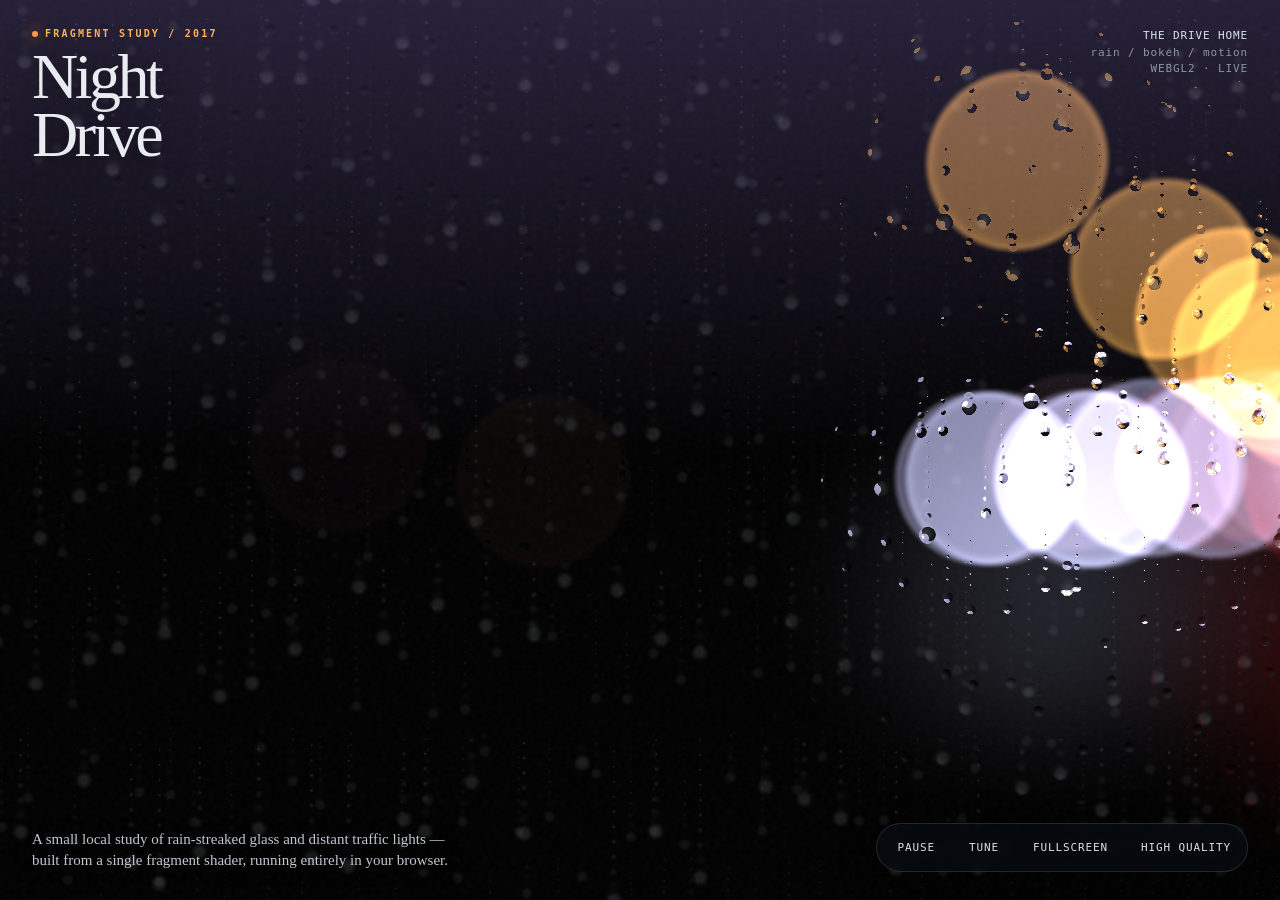
<file: night-drive/index.html>
﻿<!doctype html>
<html lang="zh-CN">
<head>
  <meta charset="UTF-8" />
  <meta name="viewport" content="width=device-width, initial-scale=1.0" />
  <title>Night Drive — Shader Study</title>
  <style>
    :root { color-scheme: dark; --ink:#e9edf2; --muted:#8b96a5; --line:rgba(255,255,255,.12); --panel:rgba(8,12,18,.74); }
    * { box-sizing:border-box; }
    html,body { margin:0; width:100%; height:100%; overflow:hidden; background:#030507; font-family: Georgia, 'Times New Roman', serif; }
    body { color:var(--ink); }
    #glcanvas { position:fixed; inset:0; width:100%; height:100%; display:block; }
    .grain { pointer-events:none; position:fixed; inset:0; opacity:.055; mix-blend-mode:screen; background-image:url("data:image/svg+xml,%3Csvg viewBox='0 0 180 180' xmlns='http://www.w3.org/2000/svg'%3E%3Cfilter id='n'%3E%3CfeTurbulence type='fractalNoise' baseFrequency='.9' numOctaves='4' stitchTiles='stitch'/%3E%3C/filter%3E%3Crect width='100%25' height='100%25' filter='url(%23n)' opacity='.6'/%3E%3C/svg%3E"); }
    .hud { position:fixed; inset:0; pointer-events:none; padding:28px 32px; display:flex; flex-direction:column; justify-content:space-between; }
    .top { display:flex; justify-content:space-between; align-items:flex-start; }
    .eyebrow { font: 600 10px/1.2 ui-monospace, SFMono-Regular, Menlo, Consolas, monospace; letter-spacing:.22em; text-transform:uppercase; color:#ffb35e; }
    h1 { margin:8px 0 0; font-size:clamp(34px, 5vw, 76px); font-weight:400; letter-spacing:-.055em; line-height:.9; text-shadow:0 2px 30px rgba(0,0,0,.5); }
    .meta { text-align:right; font: 11px/1.5 ui-monospace, SFMono-Regular, Menlo, Consolas, monospace; color:var(--muted); letter-spacing:.08em; }
    .meta strong { color:#dbe2ea; font-weight:500; }
    .bottom { display:flex; justify-content:space-between; align-items:flex-end; gap:24px; }
    .caption { max-width:440px; color:#c0c8d2; font-size:15px; line-height:1.45; text-shadow:0 2px 20px #000; }
    .caption em { color:#ffbf79; font-style:normal; }
    .controls { pointer-events:auto; display:flex; gap:8px; align-items:center; padding:7px; border:1px solid var(--line); border-radius:999px; background:var(--panel); backdrop-filter:blur(14px); box-shadow:0 10px 40px rgba(0,0,0,.25); }
    .panel { pointer-events:auto; position:fixed; z-index:5; top:28px; right:32px; width:min(320px, calc(100vw - 40px)); max-height:calc(100vh - 56px); overflow:auto; padding:18px; border:1px solid var(--line); border-radius:18px; background:rgba(8,12,18,.88); backdrop-filter:blur(18px); box-shadow:0 18px 60px rgba(0,0,0,.45); transform:translateX(calc(100% + 42px)); opacity:0; transition:.28s ease; }
    .panel.open { transform:translateX(0); opacity:1; }
    .panel-head { display:flex; justify-content:space-between; align-items:center; margin-bottom:10px; }
    .panel-title { font:600 10px ui-monospace, SFMono-Regular, Menlo, Consolas, monospace; letter-spacing:.18em; text-transform:uppercase; color:#ffb35e; }
    .panel-close { padding:2px 6px; font-size:18px; line-height:1; color:var(--muted); }
    .section { border-top:1px solid var(--line); }
    .section summary { cursor:pointer; list-style:none; padding:14px 0 10px; font:600 10px ui-monospace, SFMono-Regular, Menlo, Consolas, monospace; letter-spacing:.16em; text-transform:uppercase; color:#dce3ec; }
    .section summary::-webkit-details-marker { display:none; }
    .section summary::after { content:'+'; float:right; color:#ffb35e; font-size:14px; line-height:10px; }
    .section[open] summary::after { content:'−'; }
    .param { margin:7px 0 15px; }
    .param-row { display:flex; justify-content:space-between; align-items:baseline; gap:12px; margin-bottom:8px; font:11px ui-monospace, SFMono-Regular, Menlo, Consolas, monospace; color:#cfd7e2; }
    .param-row output { color:#ffbf79; }
    input[type=range] { width:100%; accent-color:#ff9c45; cursor:pointer; }
    .reset { width:100%; margin-top:12px; border:1px solid var(--line); }
    button, select { appearance:none; border:0; color:#dce3ec; background:transparent; font:11px ui-monospace, SFMono-Regular, Menlo, Consolas, monospace; letter-spacing:.08em; text-transform:uppercase; }
    button { cursor:pointer; padding:10px 13px; border-radius:999px; transition:.2s ease; }
    button:hover { color:#fff; background:rgba(255,255,255,.1); }
    select { cursor:pointer; padding:10px 8px 10px 12px; outline:0; }
    .dot { width:6px; height:6px; border-radius:50%; background:#ff9c45; box-shadow:0 0 14px #ff7f1f; display:inline-block; margin-right:7px; }
    @media (max-width:680px) { .hud { padding:20px; } .meta { display:none; } .bottom { align-items:flex-start; flex-direction:column; } .caption { font-size:13px; max-width:300px; } .controls { align-self:stretch; justify-content:space-between; } button { padding:9px 10px; } .panel { top:20px; right:20px; max-height:calc(100vh - 40px); } }
  </style>
</head>
<body>
  <canvas id="glcanvas"></canvas>
  <div class="grain"></div>
  <main class="hud">
    <div class="top">
      <div><div class="eyebrow"><span class="dot"></span>fragment study / 2017</div><h1>Night<br>Drive</h1></div>
      <div class="meta"><strong>THE DRIVE HOME</strong><br>rain / bokeh / motion<br><span id="fps">WEBGL2 · LIVE</span></div>
    </div>
    <div class="bottom">
      <div class="caption">A small local study of rain-streaked glass and distant traffic lights — built from a single fragment shader, running entirely in your browser.</div>
      <div class="controls"><button id="pause">Pause</button><button id="tune">Tune</button><button id="fullscreen">Fullscreen</button><select id="quality" aria-label="Quality"><option value="1">High quality</option><option value="0">Performance</option></select></div>
    </div>
  </main>
  <aside class="panel" id="panel" aria-label="Shader parameters">
    <div class="panel-head"><div class="panel-title">Live parameters</div><button class="panel-close" id="close-panel" aria-label="Close parameters">×</button></div>
    <details class="section" open><summary>Motion</summary>
      <div class="param"><div class="param-row"><span>Animation speed</span><output id="speed-value">1.00×</output></div><input id="speed" type="range" min="0" max="2" step="0.01" value="1" /></div>
      <div class="param"><div class="param-row"><span>Camera shake</span><output id="shake-value">1.00×</output></div><input id="shake" type="range" min="0" max="2" step="0.01" value="1" /></div>
    </details>
    <details class="section" open><summary>Atmosphere</summary>
      <div class="param"><div class="param-row"><span>Rain density</span><output id="rain-value">1.00×</output></div><input id="rain" type="range" min="0.45" max="1.8" step="0.01" value="1" /></div>
      <div class="param"><div class="param-row"><span>Light intensity</span><output id="light-value">1.00×</output></div><input id="light" type="range" min="0.3" max="2.2" step="0.01" value="1" /></div>
      <div class="param"><div class="param-row"><span>Milky ↔ transparent</span><output id="milk-value">50%</output></div><input id="milk" type="range" min="0" max="1" step="0.01" value="0.5" /></div>
    </details>
    <details class="section"><summary>Rendering</summary>
      <div class="param"><div class="param-row"><span>Exposure</span><output id="exposure-value">1.00×</output></div><input id="exposure" type="range" min="0.4" max="1.8" step="0.01" value="1" /></div>
    </details>
    <button class="reset" id="reset">Reset defaults</button>
  </aside>
  <script>
    const canvas = document.getElementById('glcanvas');
    const gl = canvas.getContext('webgl2', { antialias:false, alpha:false });
    if (!gl) { document.body.innerHTML = '<p style="padding:2rem;color:white;font-family:monospace">WebGL2 is required for this study.</p>'; throw new Error('WebGL2 unavailable'); }
    const vertexSource = `#version 300 es\nprecision highp float;\nin vec2 aPosition;\nvoid main(){ gl_Position=vec4(aPosition,0.,1.); }`;
    const fragmentSource = `#version 300 es
precision highp float;
out vec4 outColor;
uniform vec2 iResolution;
uniform float iTime;
uniform float uQuality;
uniform float uRain;
uniform float uLight;
uniform float uShake;
uniform float uExposure;
uniform float uMilkiness;
#define S(x,y,z) smoothstep(x,y,z)
#define sat(x) clamp(x,0.,1.)
#define streetLightCol vec3(1.,.7,.3)
#define headLightCol vec3(.8,.8,1.)
#define tailLightCol vec3(1.,.1,.1)
vec3 ro,rd;
float N(float t){return fract(sin(t*10234.324)*123423.23512);}
vec3 N31(float p){vec3 p3=fract(vec3(p)*vec3(.1031,.11369,.13787));p3+=dot(p3,p3.yzx+19.19);return fract(vec3((p3.x+p3.y)*p3.z,(p3.x+p3.z)*p3.y,(p3.y+p3.z)*p3.x));}
float DistLine(vec3 a,vec3 b,vec3 p){return length(cross(p-a,b));}
float BokehMask(vec3 a,vec3 b,vec3 p,float size,float blur){float d=DistLine(a,b,p);float m=S(size,size*(1.-blur),d);return m*mix(.7,1.,S(.8*size,size,d));}
float SawTooth(float t){return cos(t+cos(t))+sin(2.*t)*.2+sin(4.*t)*.02;}
float DeltaSawTooth(float t){return .4*cos(2.*t)+.08*cos(4.*t)-(1.-sin(t))*sin(t+cos(t));}
vec2 GetDrops(vec2 uv,float seed){float t=iTime;uv.y+=t*.05;uv*=vec2(20.,5.)*uRain;vec2 id=floor(uv);vec3 n=N31(id.x+(id.y+seed)*546.3524);vec2 bd=fract(uv)-.5;bd.y*=4.;bd.x+=(n.x-.5)*.6;t+=n.z*6.28;float slide=SawTooth(t);bd.y+=slide*2.;if(uQuality>.5){bd.y+=bd.x*bd.x*DeltaSawTooth(t);}float d=length(bd);float trailMask=S(-.2,.2,bd.y)*bd.y;vec2 trailPos=vec2(bd.x*1.5,(fract((bd.y*1.5)*2.-t*2.)-.5)*.5);float td=length(trailPos*max(.5,trailMask));float mainDrop=S(.2,.1,d);float dropTrail=S(.1,.02,td)*trailMask;return mix(bd*mainDrop,trailPos,dropTrail);}
float MilkDrops(vec2 uv){float t=iTime;uv.y+=t*.05;uv*=vec2(20.,5.)*uRain;vec2 id=floor(uv);vec3 n=N31(id.x+(id.y+1.)*546.3524);vec2 bd=fract(uv)-.5;bd.y*=4.;bd.x+=(n.x-.5)*.6;t+=n.z*6.28;bd.y+=SawTooth(t)*2.;if(uQuality>.5){bd.y+=bd.x*bd.x*DeltaSawTooth(t);}float d=length(bd);float main=S(.22,.06,d);float trailMask=S(-.2,.2,bd.y)*bd.y;vec2 trail=vec2(bd.x*1.5,(fract(bd.y*3.-t*2.)-.5)*.5);float trailDrop=S(.12,.015,length(trail*max(.5,trailMask)))*trailMask;return sat(main+trailDrop*.65);}
void CameraSetup(vec2 uv,vec3 pos,vec3 lookat){ro=pos;vec3 f=normalize(lookat-ro);vec3 r=cross(vec3(0,1,0),f);vec3 u=cross(f,r);vec2 offs=GetDrops(uv,1.)+GetDrops(uv*1.4,10.);vec3 center=ro+f*2.;vec3 i=center+(uv.x-offs.x)*r+(uv.y-offs.y)*u;rd=normalize(i-ro);}
vec3 HeadLights(float i,float t){float z=fract(-t*2.+i);vec3 p=vec3(-.3,.1,z*40.);float d=length(p-ro),size=mix(.03,.05,S(.02,.07,z))*d,m=0.;m+=BokehMask(ro,rd,p-vec3(.08,0,0),size,.1);m+=BokehMask(ro,rd,p+vec3(.08,0,0),size,.1);if(uQuality>.5){m+=BokehMask(ro,rd,p+vec3(.1,0,0),size,.1);m+=BokehMask(ro,rd,p-vec3(.1,0,0),size,.1);}float fade=max(.01,pow(1.-z,9.));float r=BokehMask(ro,rd,p+vec3(-.09,-.2,0),size*2.5,.8)+BokehMask(ro,rd,p+vec3(.09,-.2,0),size*2.5,.8);return headLightCol*(m+r*fade*fade)*fade;}
vec3 TailLights(float i,float t){t=t*1.5+i;vec3 n=N31(floor(t)+i);float laneId=S(.5,.51,n.y),ft=fract(t),z=3.-ft*3.;laneId*=S(.2,1.5,z);float lane=mix(.6,.3,laneId);vec3 p=vec3(lane,.1,z);float d=length(p-ro),size=.05*d,m=BokehMask(ro,rd,p-vec3(.08,0,0),size,.1)+BokehMask(ro,rd,p+vec3(.08,0,0),size,.1);m+=BokehMask(ro,rd,p+vec3(-.09,-.2,0),size*2.5,.8)+BokehMask(ro,rd,p+vec3(.09,-.2,0),size*2.5,.8);return tailLightCol*m*ft;}
vec3 StreetLights(float i,float t){float side=sign(rd.x),z=fract(i-t+max(side,0.)/16.);vec3 p=vec3(2.*side,2.,z*60.);float d=length(p-ro),fade=(1.-pow(1.-z,6.))*(1.-z);return BokehMask(ro,rd,p,.05*d,.1)*fade*streetLightCol;}
vec3 EnvironmentLights(float i,float t){float n=N(i+floor(t)),side=sign(rd.x),z=fract(i-t+max(side,0.)/16.+fract(n*234.)),n2=fract(n*100.);vec3 p=vec3((3.+n)*side,n2*n2*n2,z*60.);float d=length(p-ro),m=BokehMask(ro,rd,p,.05*d,.1);m*=((1.-pow(1.-z,6.))*.8)*.5;m*=1.-pow(sin(z*6.28*20.*n)*.5+.5,20.);vec3 c=mix(tailLightCol,streetLightCol,fract(n*-65.42));return m*mix(c,vec3(fract(n*-34.5),fract(n*4572.),fract(n*1264.)),n)*.2;}
void main(){float t=iTime;vec3 col=vec3(0);vec2 uv=gl_FragCoord.xy/iResolution.xy-.5;uv.x*=iResolution.x/iResolution.y;vec3 pos=vec3(.3,.15,0);float bt=t*5.,h1=N(floor(bt)),h2=N(floor(bt+1.)),bumps=pow(mix(h1,h2,fract(bt))*.1*uShake,3.);pos.y+=bumps;float lookatY=pos.y+bumps;vec3 lookat=mix(vec3(.3,lookatY,1.),vec3(0.,lookatY,.7),sin(t*.1)*.5+.5);uv.y+=bumps*4.;float milk=MilkDrops(uv)+MilkDrops(uv*1.37+vec2(2.4,1.1))*.55;CameraSetup(uv,pos,lookat);t*=.03;for(float i=0.;i<1.;i+=.125){col+=StreetLights(i,t);col+=HeadLights(i+N(i+floor(t))*.0875,t);col+=EnvironmentLights(i,t);}col+=TailLights(0.,t)+TailLights(.5,t);col+=sat(rd.y)*vec3(.6,.5,.9);vec3 milkyTint=mix(vec3(.72,.78,.82),vec3(1.),uMilkiness);float milkAlpha=milk*uMilkiness*.72;col=mix(col,col*0.78+milkyTint*.32,milkAlpha);outColor=vec4(col*uLight*uExposure,1.);}`;
    function compile(type, source){ const s=gl.createShader(type); gl.shaderSource(s,source); gl.compileShader(s); if(!gl.getShaderParameter(s,gl.COMPILE_STATUS)) throw new Error(gl.getShaderInfoLog(s)); return s; }
    const program=gl.createProgram(); gl.attachShader(program,compile(gl.VERTEX_SHADER,vertexSource)); gl.attachShader(program,compile(gl.FRAGMENT_SHADER,fragmentSource)); gl.linkProgram(program); if(!gl.getProgramParameter(program,gl.LINK_STATUS)) throw new Error(gl.getProgramInfoLog(program)); gl.useProgram(program);
    const buffer=gl.createBuffer(); gl.bindBuffer(gl.ARRAY_BUFFER,buffer); gl.bufferData(gl.ARRAY_BUFFER,new Float32Array([-1,-1,3,-1,-1,3]),gl.STATIC_DRAW); const loc=gl.getAttribLocation(program,'aPosition'); gl.enableVertexAttribArray(loc); gl.vertexAttribPointer(loc,2,gl.FLOAT,false,0,0);
    const resLoc=gl.getUniformLocation(program,'iResolution'), timeLoc=gl.getUniformLocation(program,'iTime'), qualityLoc=gl.getUniformLocation(program,'uQuality'), rainLoc=gl.getUniformLocation(program,'uRain'), lightLoc=gl.getUniformLocation(program,'uLight'), shakeLoc=gl.getUniformLocation(program,'uShake'), exposureLoc=gl.getUniformLocation(program,'uExposure'), milkLoc=gl.getUniformLocation(program,'uMilkiness'); let start=performance.now(), paused=false, pauseAt=0, quality=1, params={speed:1,rain:1,light:1,shake:1,exposure:1,milk:.5};
    function resize(){const dpr=Math.min(devicePixelRatio||1,2); canvas.width=Math.floor(innerWidth*dpr); canvas.height=Math.floor(innerHeight*dpr); gl.viewport(0,0,canvas.width,canvas.height);} addEventListener('resize',resize); resize();
    function frame(now){ let elapsed=(paused?pauseAt:now-start)/1000*params.speed; gl.uniform2f(resLoc,canvas.width,canvas.height); gl.uniform1f(timeLoc,elapsed); gl.uniform1f(qualityLoc,quality); gl.uniform1f(rainLoc,params.rain); gl.uniform1f(lightLoc,params.light); gl.uniform1f(shakeLoc,params.shake); gl.uniform1f(exposureLoc,params.exposure); gl.uniform1f(milkLoc,params.milk); gl.drawArrays(gl.TRIANGLES,0,3); requestAnimationFrame(frame); } requestAnimationFrame(frame);
    document.getElementById('pause').onclick=()=>{paused=!paused; if(paused) pauseAt=(performance.now()-start)/1000; else start=performance.now()-pauseAt*1000; document.getElementById('pause').textContent=paused?'Resume':'Pause';};
    document.getElementById('quality').onchange=e=>quality=+e.target.value;
    document.getElementById('fullscreen').onclick=()=>document.documentElement.requestFullscreen?.();
    const panel=document.getElementById('panel');
    document.getElementById('tune').onclick=()=>panel.classList.toggle('open');
    document.getElementById('close-panel').onclick=()=>panel.classList.remove('open');
    document.addEventListener('keydown',event=>{if(event.key==='Escape') panel.classList.remove('open');});
    const labels={speed:'speed-value',rain:'rain-value',light:'light-value',shake:'shake-value',exposure:'exposure-value',milk:'milk-value'};
    Object.keys(labels).forEach(key=>{const input=document.getElementById(key); input.oninput=()=>{params[key]=Number(input.value); const value=document.getElementById(labels[key]); value.textContent=key==='milk'?`${Math.round(params[key]*100)}%`:`${params[key].toFixed(2)}×`;};});
    document.getElementById('reset').onclick=()=>{Object.keys(labels).forEach(key=>{params[key]=key==='milk'?.5:1; const input=document.getElementById(key); input.value=String(params[key]); document.getElementById(labels[key]).textContent=key==='milk'?'50%':'1.00×';});};
  </script>
</body>
</html>
</file>
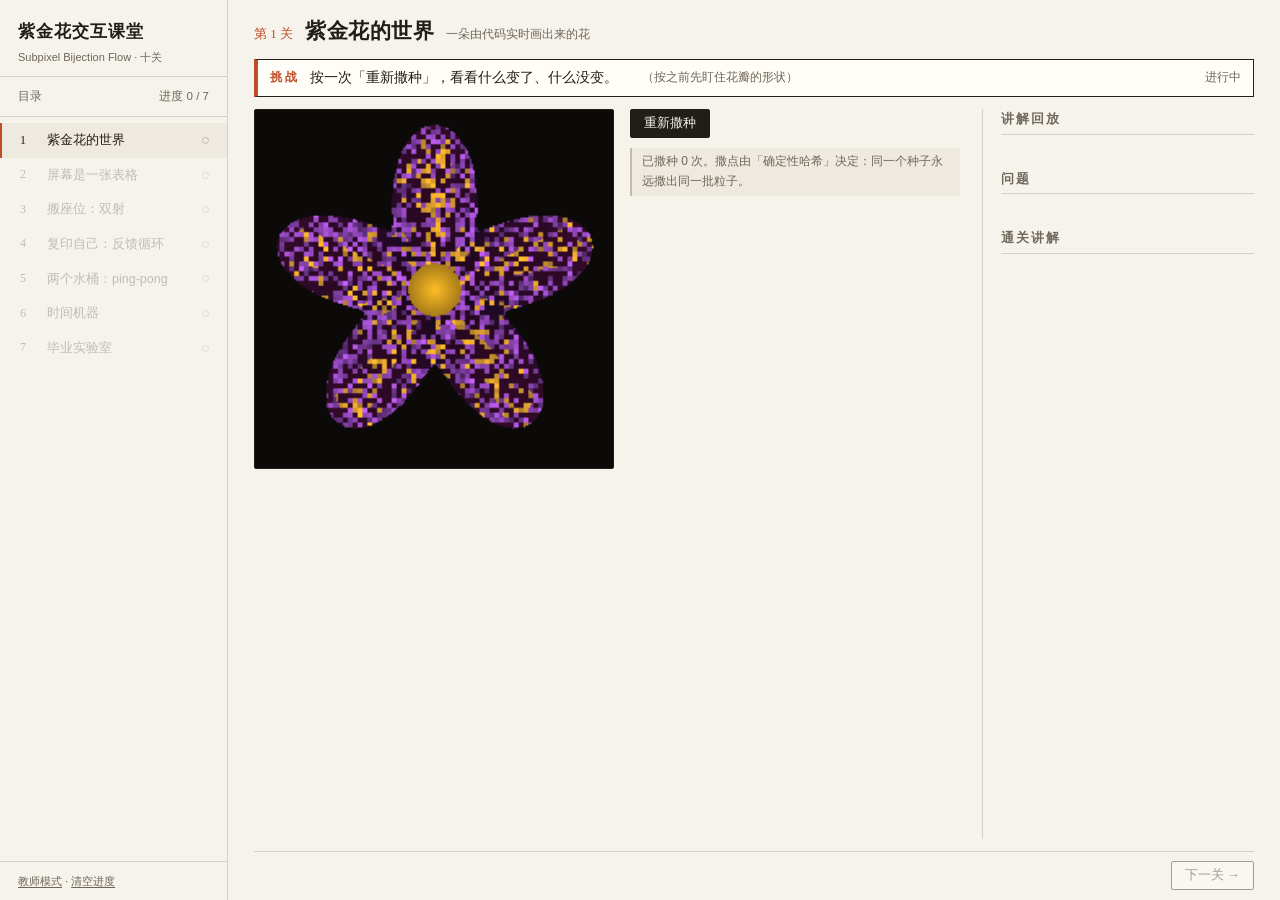
<file: 3d composition/interactive-tutorial-skill/index.html>
<!DOCTYPE html>
<html lang="zh-CN">
<head>
<meta charset="UTF-8">
<meta name="viewport" content="width=device-width, initial-scale=1.0">
<title>紫金花交互课堂 · Subpixel Bijection Flow</title>
<link rel="stylesheet" href="style.css">
<script>
window.addEventListener('error', function (e) {
  var el = document.getElementById('err');
  if (el) { el.style.display = 'block'; el.textContent += '[script error] ' + e.message + ' @ ' + (e.filename || '') + ':' + e.lineno + '\n'; }
}, false);
window.addEventListener('error', function (e) {
  var t = e.target;
  if (t && (t.tagName === 'SCRIPT' || t.tagName === 'LINK')) {
    var el = document.getElementById('err');
    if (el) { el.style.display = 'block'; el.textContent += '[resource error] ' + (t.src || t.href) + '\n'; }
  }
}, true);
</script>
</head>
<body>
<div class="layout">
  <aside class="sidebar">
    <div class="side-head">
      <div class="t">紫金花交互课堂</div>
      <div class="s">Subpixel Bijection Flow · 十关</div>
    </div>
    <div class="side-progress"><span>目录</span><span id="side-progress">进度 0 / 10</span></div>
    <div id="toc"></div>
    <div class="side-foot"><a id="teacher-mode">教师模式</a> · <a id="reset-progress">清空进度</a></div>
  </aside>
  <main class="main" id="content"></main>
</div>
<canvas id="confetti"></canvas>
<div id="toast"></div>
<div id="err"></div>
<script src="engine.js"></script>
<!-- 核心七关。扩展关在 lessons-ext/：想加哪关，把它的 <script> 插到想要的位置即可
     （课程顺序 = script 顺序；建议三关插在 lesson02 之后）。 -->
<script src="lessons/lesson01.js"></script>
<script src="lessons/lesson02.js"></script>
<script src="lessons/lesson03.js"></script>
<script src="lessons/lesson04.js"></script>
<script src="lessons/lesson05.js"></script>
<script src="lessons/lesson06.js"></script>
<script src="lessons/lesson07.js"></script>
<!--
<script src="lessons-ext/ext-uv.js"></script>
<script src="lessons-ext/ext-stripes.js"></script>
<script src="lessons-ext/ext-layers.js"></script>
-->
<script>Engine.boot();</script>
</body>
</html>
</file>
<file: 3d composition/interactive-tutorial-skill/style.css>
/* 交互教程 v2 — 编辑部纸面风（去 AI 味：无渐变、无发光、无 emoji、扁平细线）
 * 交互先行：进入关卡直接是 demo + 挑战条；讲解以时序注释卡片出现在交互元素旁；
 * 单屏完成，不翻页。
 */
:root {
  --paper: #f6f3ec;
  --paper2: #efeadf;
  --card: #fffdf7;
  --ink: #211d17;
  --ink2: #6f665a;
  --line: #d8d1c2;
  --line2: #c4bba8;
  --acc: #bf4d28;      /* 朱红：挑战与强调，全站唯一强调色 */
  --ok: #3e7a4e;
  --serif: "Noto Serif SC", "Source Han Serif SC", "Songti SC", SimSun, serif;
  --sans: -apple-system, "Segoe UI", "PingFang SC", "Microsoft YaHei", sans-serif;
  --mono: Consolas, "Courier New", monospace;
}
* { box-sizing: border-box; }
html, body { margin: 0; padding: 0; height: 100%; }
body {
  background: var(--paper);
  color: var(--ink);
  font-family: var(--sans);
  font-size: 14px;
  line-height: 1.65;
}

.layout { display: flex; height: 100vh; }

/* ---------- 侧边栏：目录 ---------- */
.sidebar {
  width: 228px; flex: none;
  border-right: 1px solid var(--line);
  display: flex; flex-direction: column;
  background: var(--paper);
}
.side-head { padding: 18px 18px 10px; border-bottom: 1px solid var(--line); }
.side-head .t { font-family: var(--serif); font-size: 17px; font-weight: 700; letter-spacing: 1px; }
.side-head .s { font-size: 11px; color: var(--ink2); margin-top: 2px; }
.side-progress { padding: 10px 18px; border-bottom: 1px solid var(--line); font-size: 11.5px; color: var(--ink2); display: flex; justify-content: space-between; }
#toc { flex: 1; overflow-y: auto; padding: 6px 0; }
.toc-item {
  display: flex; align-items: center; gap: 9px;
  padding: 7px 18px; cursor: pointer; color: var(--ink2);
  border-left: 2px solid transparent; user-select: none;
}
.toc-item:hover { background: var(--paper2); color: var(--ink); }
.toc-item.active { border-left-color: var(--acc); color: var(--ink); background: var(--paper2); }
.toc-item .no { font-family: var(--serif); font-size: 12px; width: 18px; flex: none; }
.toc-item .nm { font-size: 12.5px; flex: 1; white-space: nowrap; overflow: hidden; text-overflow: ellipsis; }
.toc-item .dot { width: 7px; height: 7px; border-radius: 50%; border: 1px solid var(--line2); flex: none; }
.toc-item.done .dot { background: var(--ok); border-color: var(--ok); }
.toc-item.locked { opacity: .38; cursor: not-allowed; }
.side-foot { padding: 10px 18px; border-top: 1px solid var(--line); font-size: 11px; color: var(--ink2); }
.side-foot a { cursor: pointer; text-decoration: underline; text-underline-offset: 2px; }

/* ---------- 主区 ---------- */
.main { flex: 1; min-width: 0; display: flex; flex-direction: column; padding: 14px 26px 10px; overflow: auto; }

.lesson-head { display: flex; align-items: baseline; gap: 12px; }
.lesson-head .no { font-family: var(--serif); font-size: 13px; color: var(--acc); }
.lesson-head h1 { font-family: var(--serif); font-size: 21px; font-weight: 700; margin: 0; letter-spacing: .5px; }
.lesson-head .sub { font-size: 12px; color: var(--ink2); }

/* 挑战条：交互区之上 */
.goalbar {
  margin-top: 10px;
  border: 1px solid var(--ink);
  border-left: 4px solid var(--acc);
  background: var(--card);
  padding: 7px 12px;
  display: flex; align-items: center; gap: 10px; font-size: 13.5px;
  position: relative;
}
.goalbar .tag {
  font-family: var(--serif); font-weight: 700; font-size: 12px; color: var(--acc);
  letter-spacing: 3px; flex: none;
}
.goalbar .goal-hint { font-size: 11.5px; color: var(--ink2); }
.goalbar .status { margin-left: auto; font-size: 11.5px; color: var(--ink2); flex: none; }
.goalbar.won { border-left-color: var(--ok); }
.goalbar.won .status { color: var(--ok); font-weight: 700; }
.stamp {
  position: absolute; right: 8px; top: 50%;
  font-family: var(--serif); font-weight: 700; font-size: 15px; color: var(--acc);
  border: 2.5px solid var(--acc); border-radius: 3px;
  padding: 1px 8px; letter-spacing: 6px; text-indent: 6px;
  transform: translateY(-50%) rotate(-7deg);
  animation: stamp .4s cubic-bezier(.2, 1.5, .4, 1);
  background: rgba(255, 253, 247, .9);
}
@keyframes stamp { from { transform: translateY(-50%) rotate(-7deg) scale(2.2); opacity: 0; } }

/* 舞台：左 demo，右栏 */
.stage-wrap { position: relative; flex: 1; display: flex; gap: 22px; margin-top: 12px; min-height: 0; }
.demo-area { flex: 1; min-width: 0; display: flex; flex-direction: column; gap: 10px; }
.demo-area .lead { font-size: 12.5px; color: var(--ink2); margin: 0; }

.rail {
  width: 272px; flex: none;
  border-left: 1px solid var(--line);
  padding-left: 18px;
  display: flex; flex-direction: column; gap: 14px;
  overflow-y: auto;
}
.rail h4 {
  margin: 0 0 6px; font-family: var(--serif); font-size: 12.5px; letter-spacing: 2px;
  color: var(--ink2); font-weight: 700; border-bottom: 1px solid var(--line); padding-bottom: 4px;
}

canvas.demo {
  background: #14110c; border: 1px solid var(--ink);
  display: block; max-width: 100%; touch-action: none; cursor: crosshair;
  border-radius: 2px;
}
.demo-grid { display: flex; gap: 16px; flex-wrap: wrap; align-items: flex-start; }
.demo-grid .controls { display: flex; flex-direction: column; gap: 10px; flex: 1; min-width: 200px; }

.ctl label { font-size: 12px; color: var(--ink2); display: flex; justify-content: space-between; }
.ctl label b { color: var(--ink); font-variant-numeric: tabular-nums; }
input[type=range] {
  -webkit-appearance: none; appearance: none; width: 100%; height: 4px; border-radius: 0;
  background: var(--line2); outline: none; margin: 7px 0;
}
input[type=range]::-webkit-slider-thumb {
  -webkit-appearance: none; appearance: none; width: 15px; height: 15px; border-radius: 50%;
  background: var(--paper); border: 2px solid var(--ink); cursor: pointer;
}
.btnrow { display: flex; gap: 8px; flex-wrap: wrap; }
.btn {
  background: var(--card); color: var(--ink); border: 1px solid var(--ink);
  border-radius: 2px; padding: 5px 13px; font-size: 12.5px; cursor: pointer;
  font-family: var(--sans); transition: background .12s;
}
.btn:hover { background: var(--ink); color: var(--paper); }
.btn.primary { background: var(--ink); color: var(--paper); }
.btn.primary:hover { background: var(--acc); border-color: var(--acc); }
.btn.small { padding: 3px 9px; font-size: 11.5px; }
.btn.on { background: var(--acc); border-color: var(--acc); color: #fff; }
.btn:disabled { opacity: .4; cursor: default; }
select.sel {
  background: var(--card); color: var(--ink); border: 1px solid var(--ink);
  border-radius: 2px; padding: 5px 9px; font-size: 12.5px; font-family: var(--sans);
}
.readout {
  border-left: 2px solid var(--line2); padding: 4px 10px;
  font-size: 12px; color: var(--ink2); font-variant-numeric: tabular-nums;
  background: var(--paper2);
}
.readout b { color: var(--ink); }
.readout .ok { color: var(--ok); font-weight: 700; }
.readout .bad { color: var(--acc); font-weight: 700; }
.note-small { font-size: 11px; color: var(--ink2); }

/* 水桶（ping-pong） */
.bucket { text-align: center; font-size: 12px; color: var(--ink2); }
.bucket.read canvas { outline: 3px solid var(--ok); outline-offset: 2px; }
.bucket.write canvas { outline: 3px solid var(--acc); outline-offset: 2px; }

/* ---------- 注释卡片（时序讲解，临近锚点） ---------- */
.note-card {
  position: absolute; z-index: 40; width: 252px;
  background: var(--card); border: 1px solid var(--ink);
  box-shadow: 4px 4px 0 rgba(33, 29, 23, .14);
  padding: 9px 12px 8px; font-size: 12.5px;
  animation: notecard .25s ease-out;
}
@keyframes notecard { from { opacity: 0; transform: translateY(6px); } }
.note-card .nh { display: flex; align-items: center; gap: 7px; margin-bottom: 3px; }
.note-card .nno {
  font-family: var(--serif); font-size: 11px; font-weight: 700; color: var(--paper);
  background: var(--ink); width: 16px; height: 16px; border-radius: 50%;
  display: flex; align-items: center; justify-content: center; flex: none;
}
.note-card .ntitle { font-family: var(--serif); font-weight: 700; font-size: 13px; }
.note-card .nbody { color: var(--ink); }
.note-card .nbody b { color: var(--acc); }
.note-card .nfoot { display: flex; justify-content: space-between; align-items: center; margin-top: 7px; }
.note-card .nauto { font-size: 10.5px; color: var(--ink2); }
.note-card .close-x { cursor: pointer; color: var(--ink2); font-size: 12px; padding: 0 3px; }
.note-card .close-x:hover { color: var(--acc); }
.note-card .caret { position: absolute; width: 9px; height: 9px; background: var(--card); border: 1px solid var(--ink); transform: rotate(45deg); }

/* 讲解 pin（卡片收起后） */
.pins { display: flex; flex-direction: column; gap: 5px; }
.pin {
  display: flex; align-items: center; gap: 8px; cursor: pointer;
  font-size: 12px; color: var(--ink2); padding: 2px 0;
}
.pin:hover { color: var(--ink); }
.pin .pno {
  width: 17px; height: 17px; border-radius: 50%; border: 1px solid var(--ink);
  font-family: var(--serif); font-size: 10.5px; display: flex; align-items: center; justify-content: center;
  background: var(--card); flex: none; color: var(--ink);
}
.pin.open .pno { background: var(--acc); border-color: var(--acc); color: #fff; }

/* ---------- 测验（右栏） ---------- */
.quiz-q { font-size: 12.5px; font-weight: 700; margin-bottom: 5px; }
.quiz-opt {
  padding: 5px 9px; margin: 4px 0; border: 1px solid var(--line2); border-radius: 2px;
  font-size: 12px; cursor: pointer; background: var(--card);
}
.quiz-opt:hover { border-color: var(--ink); }
.quiz-opt.correct { border-color: var(--ok); color: var(--ok); background: #f0f4ee; }
.quiz-opt.wrong { border-color: var(--acc); color: var(--acc); }
.quiz-exp { font-size: 11px; color: var(--ink2); margin: 3px 0 10px; border-left: 2px solid var(--ok); padding-left: 8px; display: none; }
.quiz-qz.revealed .quiz-exp { display: block; }

/* ---------- 详解（win 后右栏展开） ---------- */
.details { font-size: 12.5px; }
.details .metaphor { border-left: 2px solid var(--acc); padding: 2px 10px; margin: 8px 0; color: var(--ink); }
.details .metaphor .mt { font-family: var(--serif); font-weight: 700; font-size: 11.5px; color: var(--acc); display: block; }
.details p { margin: 7px 0; }
.codebox {
  background: #26221b; color: #e8e2d4; border-radius: 2px;
  font-family: var(--mono); font-size: 11.5px; line-height: 1.55;
  padding: 9px 12px; overflow-x: auto; white-space: pre; margin: 8px 0;
}
.codebox .cm { color: #9a8f78; } .codebox .kw { color: #e8b04b; } .codebox .fn { color: #8fb8d8; }
.code-src { font-size: 10.5px; color: var(--ink2); margin-top: -5px; }

/* ---------- 页脚 ---------- */
.lesson-foot {
  margin-top: 12px; padding-top: 9px; border-top: 1px solid var(--line);
  display: flex; align-items: center; gap: 14px; font-size: 12.5px;
}
.lesson-foot .takeaway { flex: 1; color: var(--ink2); min-width: 0; }
.lesson-foot .takeaway b { color: var(--ok); font-family: var(--serif); }
.lesson-foot .takeaway.hidden-untl-win { visibility: hidden; }
.lesson-foot .nav { display: flex; gap: 8px; flex: none; }

/* 撒花（稀疏墨点） */
#confetti { position: fixed; inset: 0; pointer-events: none; z-index: 999; }

#toast {
  position: fixed; left: 50%; bottom: 26px; transform: translateX(-50%) translateY(16px);
  background: var(--ink); color: var(--paper);
  border-radius: 2px; padding: 8px 18px; font-size: 12.5px; opacity: 0;
  transition: all .25s; z-index: 1000; pointer-events: none; max-width: 76vw;
}
#toast.show { opacity: 1; transform: translateX(-50%) translateY(0); }

#err {
  display: none; background: #4a1512; color: #ffc9c0; padding: 8px 16px;
  font-size: 12px; position: fixed; bottom: 0; left: 0; right: 0; z-index: 1001;
  font-family: var(--mono); white-space: pre-wrap;
}

.badge-line { text-align: center; padding: 18px 8px; border: 1px solid var(--ink); background: var(--card); }
.badge-line .medal { font-size: 40px; animation: stamp .5s cubic-bezier(.2, 1.5, .4, 1); }
.badge-line .nm { font-family: var(--serif); font-size: 17px; font-weight: 700; margin-top: 4px; letter-spacing: 2px; }
.badge-line .ds { font-size: 11.5px; color: var(--ink2); margin-top: 3px; }
.badge-line a { color: var(--acc); }

@media (max-width: 900px) {
  .layout { flex-direction: column; height: auto; }
  .sidebar { width: 100%; height: auto; max-height: 200px; }
  .main { padding: 12px 14px; }
  .stage-wrap { flex-direction: column; }
  .rail { width: 100%; border-left: none; padding-left: 0; border-top: 1px solid var(--line); padding-top: 12px; }
}
</file>
